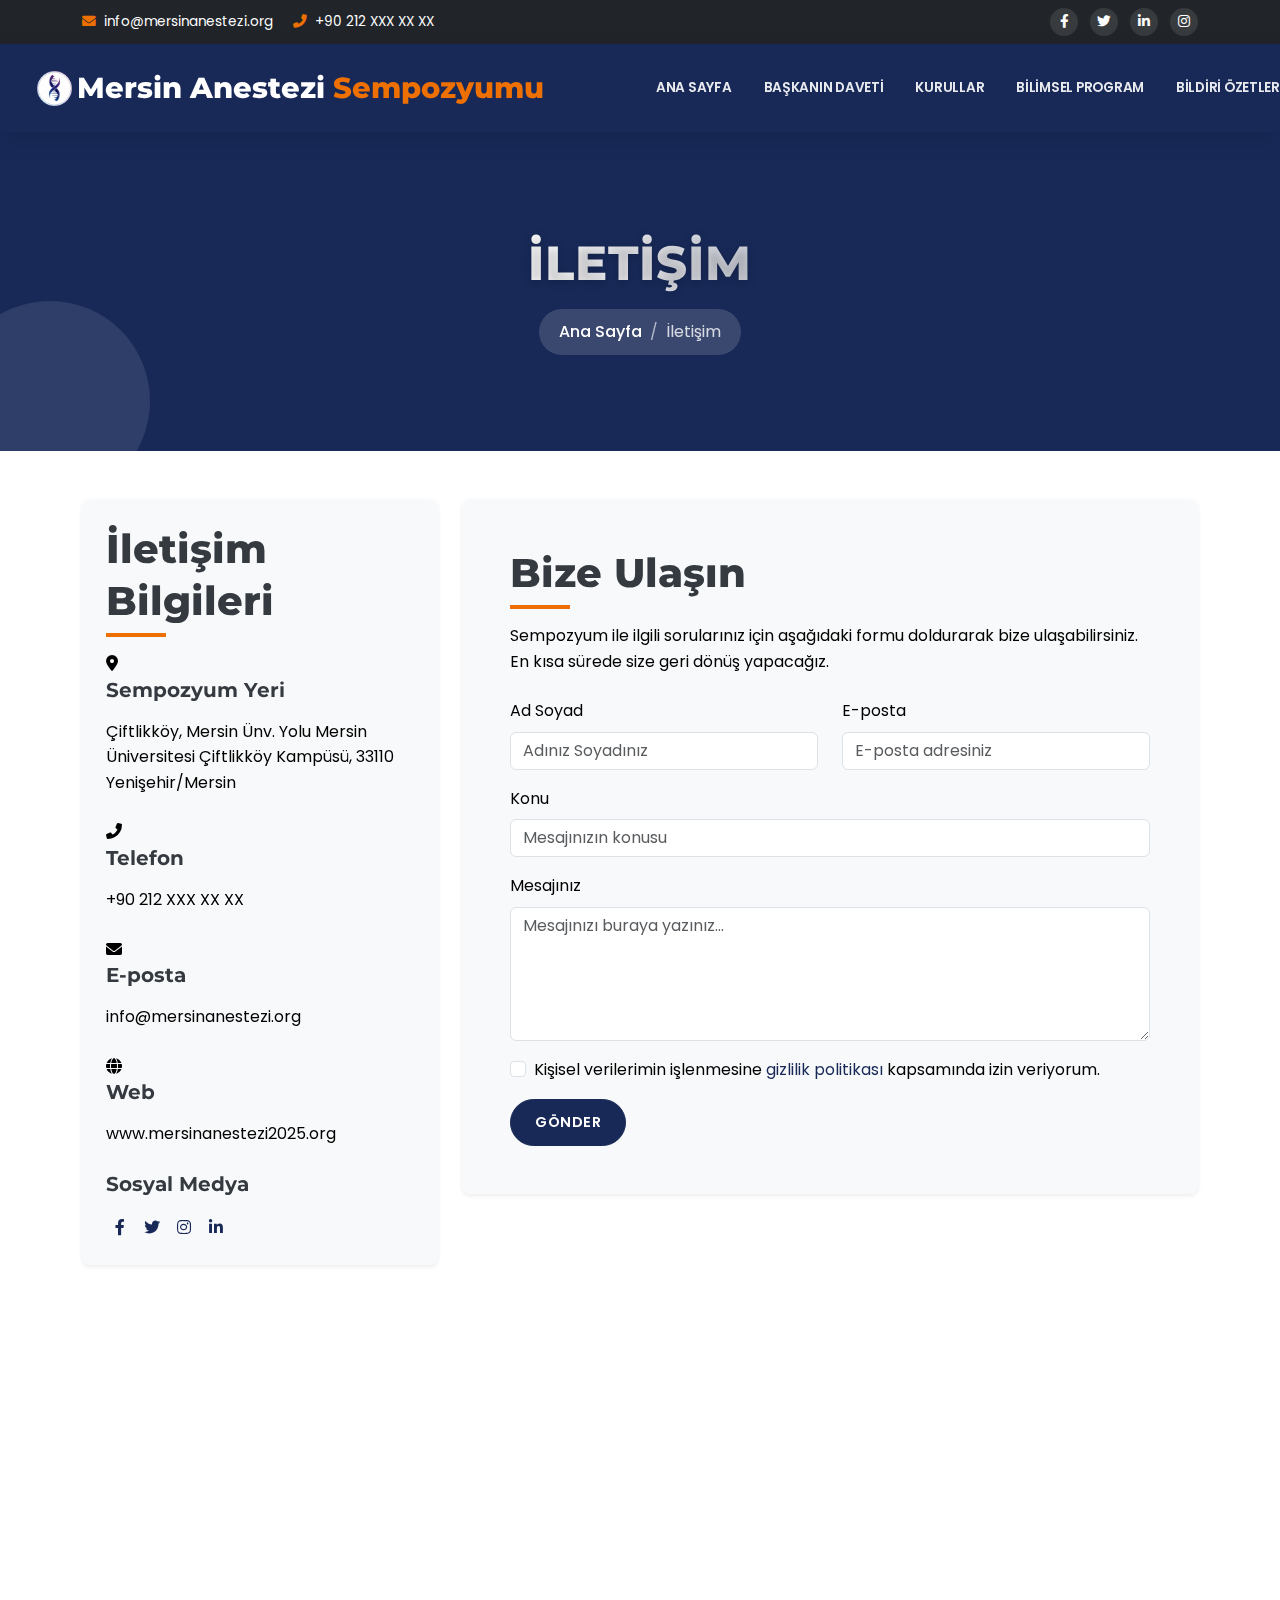
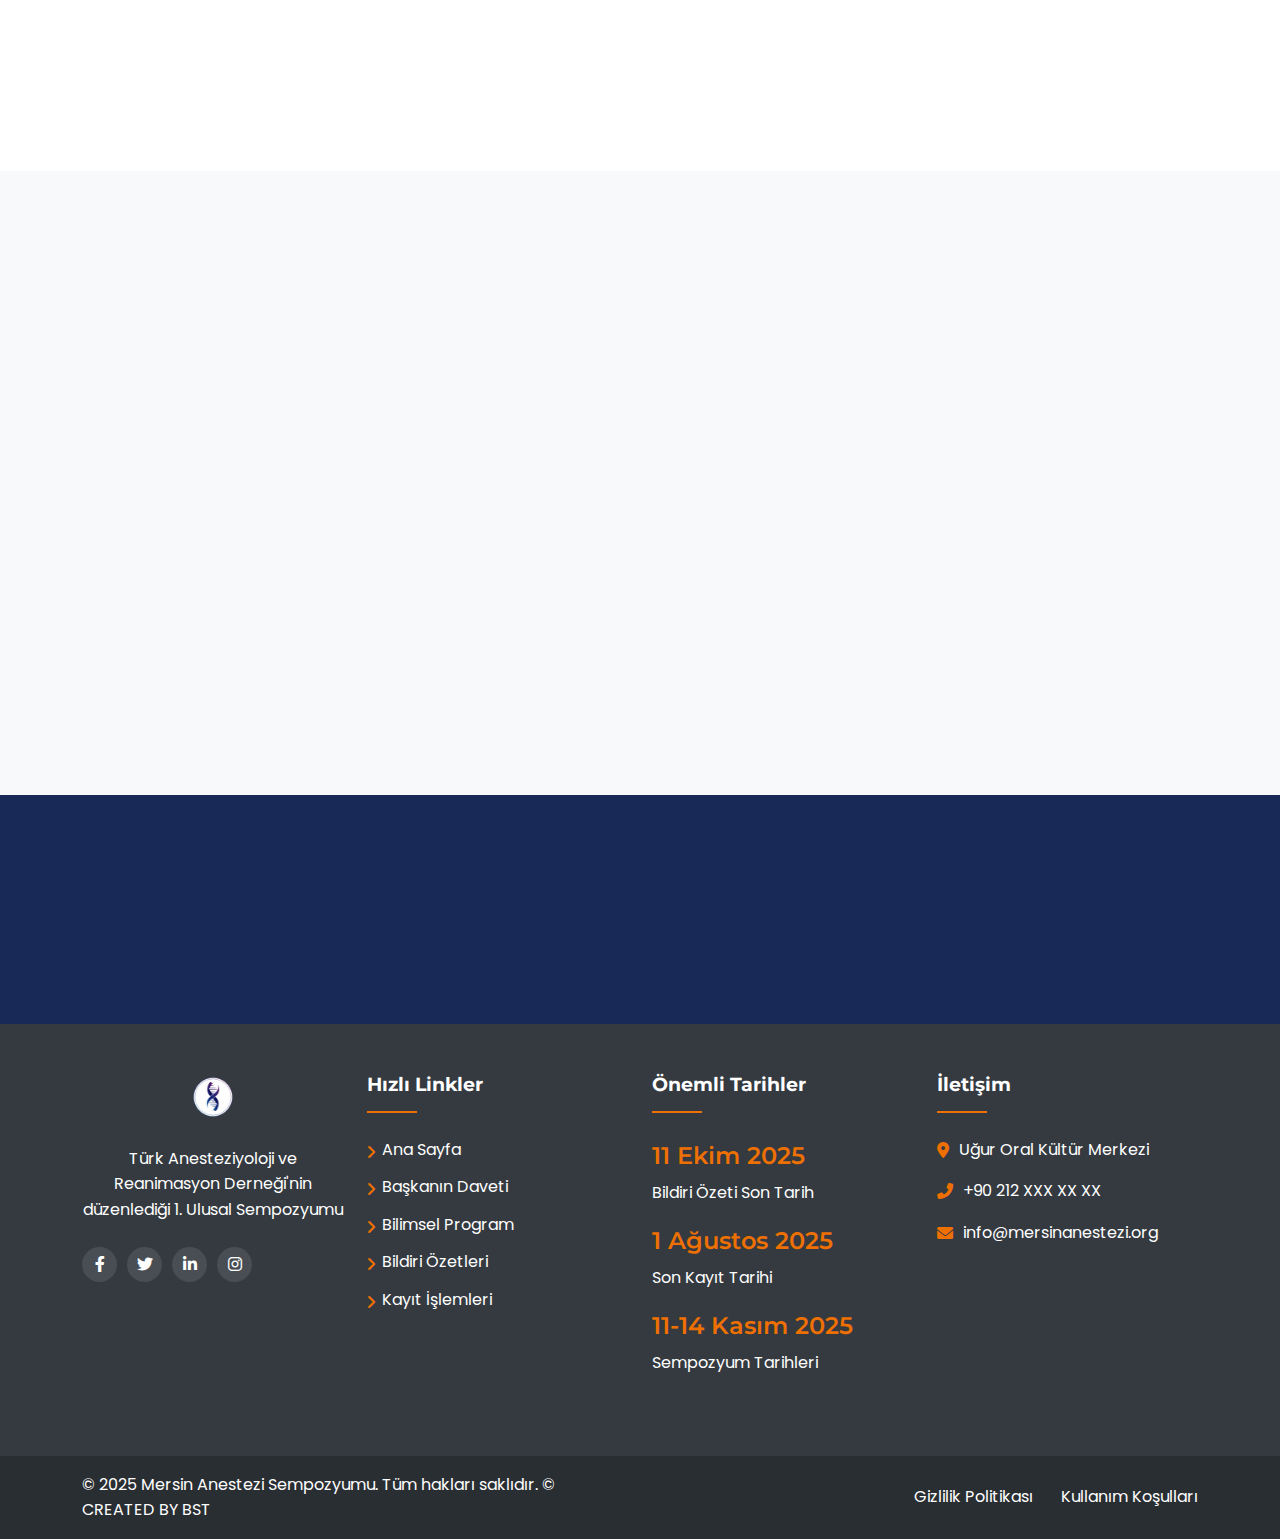
<file: iletisim.html>
<!DOCTYPE html>
<html lang="tr">
<head>
    <meta charset="UTF-8">
    <meta name="viewport" content="width=device-width, initial-scale=1.0">
    <title>İletişim - Mersin Anestezi Sempozyumu</title>
    <meta name="description" content="Mersin Anestezi Semineri - 1. Türk Anesteziyoloji ve Reanimasyon Sempozyumu İletişim Bilgileri">
    
    <!-- Favicon -->
    <link rel="icon" href="images/logo (2).png" type="image/x-icon">
    
    <!-- Google Fonts -->
    <link href="https://fonts.googleapis.com/css2?family=Montserrat:wght@400;500;600;700;800&family=Poppins:wght@300;400;500;600;700&display=swap" rel="stylesheet">
    
    <!-- Font Awesome -->
    <link rel="stylesheet" href="https://cdnjs.cloudflare.com/ajax/libs/font-awesome/6.0.0-beta3/css/all.min.css">
    
    <!-- Bootstrap CSS -->
    <link href="https://cdn.jsdelivr.net/npm/bootstrap@5.3.0/dist/css/bootstrap.min.css" rel="stylesheet">
    
    <!-- Owl Carousel -->
    <link rel="stylesheet" href="https://cdnjs.cloudflare.com/ajax/libs/OwlCarousel2/2.3.4/assets/owl.carousel.min.css">
    <link rel="stylesheet" href="https://cdnjs.cloudflare.com/ajax/libs/OwlCarousel2/2.3.4/assets/owl.theme.default.min.css">
    
    <!-- AOS Animation -->
    <link href="https://unpkg.com/aos@2.3.1/dist/aos.css" rel="stylesheet">
    
    <!-- Custom CSS -->
    <link rel="stylesheet" href="css/style.css">
</head>
<body style="visibility: visible;">
    <!-- Preloader kaldırıldı -->

     <!-- Top Bar -->
     <div class="top-bar bg-dark text-white py-2 d-none d-lg-block">
        <div class="container">
            <div class="row align-items-center">
                <div class="col-md-6">
                    <div class="top-contact">
                        <span class="me-3"><i class="fas fa-envelope me-2"></i>info@mersinanestezi.org</span>
                        <span><i class="fas fa-phone-alt me-2"></i>+90 212 XXX XX XX</span>
                    </div>
                </div>
                <div class="col-md-6 text-end">
                    <div class="social-icons">
                        <a href="#" class="text-white me-2"><i class="fab fa-facebook-f"></i></a>
                        <a href="#" class="text-white me-2"><i class="fab fa-twitter"></i></a>
                        <a href="#" class="text-white me-2"><i class="fab fa-linkedin-in"></i></a>
                        <a href="#" class="text-white"><i class="fab fa-instagram"></i></a>
                    </div>
                </div>
            </div>
        </div>
    </div>

     <!-- Navigation -->
    <nav class="navbar navbar-expand-lg navbar-dark sticky-top">
        <div class="container">
            <a class="navbar-brand" href="index.html">
                <img src="images/logo (2).png" alt="Mersin Anestezi Semineri Logo" class="logo-img">
                <span>Mersin Anestezi <span class="text-accent">Sempozyumu</span>
            </a>
            <button class="navbar-toggler" type="button" data-bs-toggle="collapse" data-bs-target="#navbarNav" aria-controls="navbarNav" aria-expanded="false" aria-label="Toggle navigation">
                <span class="navbar-toggler-icon"></span>
            </button>
            <div class="collapse navbar-collapse" id="navbarNav">
                <ul class="navbar-nav ms-auto">
                    <li class="nav-item">
                        <a class="nav-link" href="index.html">ANA SAYFA</a>
                    </li>
                    <li class="nav-item">
                        <a class="nav-link" href="baskanin-daveti.html">BAŞKANIN DAVETİ</a>
                    </li>
                    <li class="nav-item dropdown">
                        <a class="nav-link dropdown-toggle" href="#" role="button" data-bs-toggle="dropdown">KURULLAR</a>
                        <ul class="dropdown-menu">
                            <li><a class="dropdown-item" href="kurul.html">Düzenleme Kurulu</a></li>
                            <li><a class="dropdown-item" href="bilimsel.html">Bilimsel Kurul</a></li>
                        </ul>
                    </li>
                    <li class="nav-item">
                        <a class="nav-link" href="program.html">BİLİMSEL PROGRAM</a>
                    </li>
                    <li class="nav-item">
                        <a class="nav-link" href="bildiri-ozetleri.html">BİLDİRİ ÖZETLERİ</a>
                    </li>
                    <li class="nav-item">
                        <a class="nav-link" href="kayit.html">KAYIT</a>
                    </li>
                    <li class="nav-item">
                        <a class="nav-link active" href="iletisim.html">İLETİŞİM</a>
                    </li>
                </ul>
            </div>
        </div>
    </nav>

    <!-- Page Header -->
    <section class="page-header bg-primary text-white">
        <div class="container">
            <div class="row">
                <div class="col-12 text-center">
                    <h1 class="page-title" data-aos="fade-up">İLETİŞİM</h1>
                    <nav aria-label="breadcrumb" data-aos="fade-up" data-aos-delay="100">
                        <ol class="breadcrumb justify-content-center">
                            <li class="breadcrumb-item"><a href="index.html" class="text-white">Ana Sayfa</a></li>
                            <li class="breadcrumb-item active" aria-current="page">İletişim</li>
                        </ol>
                    </nav>
                </div>
            </div>
        </div>
    </section>

    <!-- Contact Section -->
    <section class="contact-section py-5">
        <div class="container">
            <div class="row">
                <!-- Contact Info -->
                <div class="col-lg-4 mb-4 mb-lg-0" data-aos="fade-right">
                    <div class="contact-info-wrapper bg-light p-4 rounded-3 shadow-sm h-100">
                        <h3 class="section-title mb-4">İletişim Bilgileri</h3>
                        
                        <div class="contact-info-item mb-4">
                            <div class="icon-box">
                                <i class="fas fa-map-marker-alt"></i>
                            </div>
                            <div class="info-content">
                                <h5>Sempozyum Yeri</h5>
                                <p>Çiftlikköy, Mersin Ünv. Yolu Mersin Üniversitesi Çiftlikköy Kampüsü, 33110 Yenişehir/Mersin</p>
                            </div>
                        </div>
                        
                        <div class="contact-info-item mb-4">
                            <div class="icon-box">
                                <i class="fas fa-phone-alt"></i>
                            </div>
                            <div class="info-content">
                                <h5>Telefon</h5>
                                <p>+90 212 XXX XX XX</p>
                            </div>
                        </div>
                        
                        <div class="contact-info-item mb-4">
                            <div class="icon-box">
                                <i class="fas fa-envelope"></i>
                            </div>
                            <div class="info-content">
                                <h5>E-posta</h5>
                                <p>info@mersinanestezi.org</p>
                            </div>
                        </div>
                        
                        <div class="contact-info-item">
                            <div class="icon-box">
                                <i class="fas fa-globe"></i>
                            </div>
                            <div class="info-content">
                                <h5>Web</h5>
                                <p>www.mersinanestezi2025.org</p>
                            </div>
                        </div>
                        
                        <div class="social-media mt-4">
                            <h5>Sosyal Medya</h5>
                            <div class="social-icons">
                                <a href="#" class="social-icon"><i class="fab fa-facebook-f"></i></a>
                                <a href="#" class="social-icon"><i class="fab fa-twitter"></i></a>
                                <a href="#" class="social-icon"><i class="fab fa-instagram"></i></a>
                                <a href="#" class="social-icon"><i class="fab fa-linkedin-in"></i></a>
                            </div>
                        </div>
                    </div>
                </div>
                
                <!-- Contact Form -->
                <div class="col-lg-8" data-aos="fade-left">
                    <div class="contact-form-wrapper bg-light p-4 p-lg-5 rounded-3 shadow-sm">
                        <h3 class="section-title mb-4">Bize Ulaşın</h3>
                        <p class="mb-4">Sempozyum ile ilgili sorularınız için aşağıdaki formu doldurarak bize ulaşabilirsiniz. En kısa sürede size geri dönüş yapacağız.</p>
                        
                        <form id="contactForm" class="contact-form">
                            <div class="row">
                                <div class="col-md-6 mb-3">
                                    <label for="name" class="form-label">Ad Soyad</label>
                                    <input type="text" class="form-control" id="name" placeholder="Adınız Soyadınız" required>
                                </div>
                                <div class="col-md-6 mb-3">
                                    <label for="email" class="form-label">E-posta</label>
                                    <input type="email" class="form-control" id="email" placeholder="E-posta adresiniz" required>
                                </div>
                            </div>
                            
                            <div class="mb-3">
                                <label for="subject" class="form-label">Konu</label>
                                <input type="text" class="form-control" id="subject" placeholder="Mesajınızın konusu" required>
                            </div>
                            
                            <div class="mb-3">
                                <label for="message" class="form-label">Mesajınız</label>
                                <textarea class="form-control" id="message" rows="5" placeholder="Mesajınızı buraya yazınız..." required></textarea>
                            </div>
                            
                            <div class="mb-3 form-check">
                                <input type="checkbox" class="form-check-input" id="privacyCheck" required>
                                <label class="form-check-label" for="privacyCheck">Kişisel verilerimin işlenmesine <a href="#">gizlilik politikası</a> kapsamında izin veriyorum.</label>
                            </div>
                            
                            <button type="submit" class="btn btn-primary">GÖNDER</button>
                        </form>
                    </div>
                </div>
            </div>
        </div>
    </section>

    <!-- Map Section -->
    <section class="map-section">
        <div class="container-fluid p-0">
            <div class="row g-0">
                <div class="col-12">
                    <div class="map-container" data-aos="fade-up">
                        <iframe src="https://www.google.com/maps/embed?pb=!1m18!1m12!1m3!1d3197.3383286474144!2d34.5997537!3d36.7574942!2m3!1f0!2f0!3f0!3m2!1i1024!2i768!4f13.1!3m3!1m2!1s0x15278ab7343e8f1f%3A0x94b9635db16725e8!2zVcSfdXIgT3JhbCBLw7xsdMO8ciBNZXJrZXppLCDDh2lmdGxpa2vDtnksIE1lcnNpbiDDnG52LiBZb2x1IE1lcnNpbiDDnG5pdmVyc2l0ZXNpIMOHaWZ0bGlra8O2eSBLYW1ww7xzw7wsIDMzMTEwIFllbmnFn2VoaXIvTWVyc2lu!5e0!3m2!1str!2str!4v1690454347000!5m2!1str!2str" width="100%" height="450" style="border:0;" allowfullscreen="" loading="lazy"></iframe>
                    </div>
                </div>
            </div>
        </div>
    </section>

    <!-- FAQ Section -->
    <section class="faq-section py-5 bg-light">
        <div class="container">
            <div class="row">
                <div class="col-12 text-center mb-5">
                    <h2 class="section-title" data-aos="fade-up">Sıkça Sorulan Sorular</h2>
                    <p class="section-subtitle" data-aos="fade-up" data-aos-delay="100">Sempozyum ile ilgili en çok sorulan sorular ve yanıtları</p>
                </div>
            </div>
            
            <div class="row justify-content-center">
                <div class="col-lg-10">
                    <div class="accordion" id="faqAccordion" data-aos="fade-up">
                        <div class="accordion-item">
                            <h2 class="accordion-header" id="headingOne">
                                <button class="accordion-button" type="button" data-bs-toggle="collapse" data-bs-target="#collapseOne" aria-expanded="true" aria-controls="collapseOne">
                                    Sempozyuma nasıl kayıt olabilirim?
                                </button>
                            </h2>
                            <div id="collapseOne" class="accordion-collapse collapse show" aria-labelledby="headingOne" data-bs-parent="#faqAccordion">
                                <div class="accordion-body">
                                    Sempozyuma kayıt olmak için web sitemizin "Kayıt" bölümünden online kayıt formunu doldurabilir veya sempozyum sekretaryasını arayarak kayıt işlemlerinizi gerçekleştirebilirsiniz. Kayıt detayları için lütfen kayıt sayfasını ziyaret ediniz.
                                </div>
                            </div>
                        </div>
                        
                        <div class="accordion-item">
                            <h2 class="accordion-header" id="headingTwo">
                                <button class="accordion-button collapsed" type="button" data-bs-toggle="collapse" data-bs-target="#collapseTwo" aria-expanded="false" aria-controls="collapseTwo">
                                    Bildiri gönderimi için son tarih nedir?
                                </button>
                            </h2>
                            <div id="collapseTwo" class="accordion-collapse collapse" aria-labelledby="headingTwo" data-bs-parent="#faqAccordion">
                                <div class="accordion-body">
                                    Bildiri gönderimi için son tarih 15 Ağustos 2025'tir. Bu tarihten sonra gönderilen bildiriler değerlendirmeye alınmayacaktır. Bildiri gönderimi ile ilgili detaylı bilgi için "Bildiriler" sayfasını ziyaret edebilirsiniz.
                                </div>
                            </div>
                        </div>
                        
                        <div class="accordion-item">
                            <h2 class="accordion-header" id="headingThree">
                                <button class="accordion-button collapsed" type="button" data-bs-toggle="collapse" data-bs-target="#collapseThree" aria-expanded="false" aria-controls="collapseThree">
                                    Sempozyuma katılım ücretli mi?
                                </button>
                            </h2>
                            <div id="collapseThree" class="accordion-collapse collapse" aria-labelledby="headingThree" data-bs-parent="#faqAccordion">
                                <div class="accordion-body">
                                    Sempozyuma katılım tamamen ücretsiz olup bilimsel oturumlara katılım, açılış töreni, kahve molaları ve öğle yemekleri kuruluşa aittir.
                                </div>
                            </div>
                        </div>
                        
                        <div class="accordion-item">
                            <h2 class="accordion-header" id="headingFour">
                                <button class="accordion-button collapsed" type="button" data-bs-toggle="collapse" data-bs-target="#collapseFour" aria-expanded="false" aria-controls="collapseFour">
                                    Sempozyum yerinde internet erişimi var mı?
                                </button>
                            </h2>
                            <div id="collapseFour" class="accordion-collapse collapse" aria-labelledby="headingFour" data-bs-parent="#faqAccordion">
                                <div class="accordion-body">
                                    Evet, Sempozyum merkezi genelinde ücretsiz Wi-Fi erişimi sağlanacaktır. Katılımcılar kayıt sırasında Wi-Fi şifresi alabileceklerdir.
                                </div>
                            </div>
                        </div>
                        
                        <div class="accordion-item">
                            <h2 class="accordion-header" id="headingFive">
                                <button class="accordion-button collapsed" type="button" data-bs-toggle="collapse" data-bs-target="#collapseFive" aria-expanded="false" aria-controls="collapseFive">
                                    Sempozyum katılım sertifikası alabilecek miyim?
                                </button>
                            </h2>
                            <div id="collapseFive" class="accordion-collapse collapse" aria-labelledby="headingFive" data-bs-parent="#faqAccordion">
                                <div class="accordion-body">
                                    Evet, tüm kayıtlı katılımcılara Sempozyum sonunda katılım sertifikası verilecektir. Sertifikalar Sempozyum son günü kayıt masasından temin edilebilir veya Sempozyum sonrasında e-posta ile gönderilecektir.
                                </div>
                            </div>
                        </div>
                    </div>
                </div>
            </div>
        </div>
    </section>

    <!-- Call to Action -->
    <section class="cta-section bg-primary text-white py-5">
        <div class="container">
            <div class="row align-items-center">
                <div class="col-lg-8 mb-4 mb-lg-0">
                    <h2 data-aos="fade-right">Mersin Anestezi Sempozyumu'na Katılın</h2>
                    <p class="text-white" data-aos="fade-right" data-aos-delay="100">Anesteziyoloji ve reanimasyon alanındaki en son gelişmeleri keşfedin, alanında uzman konuşmacıları dinleyin ve meslektaşlarınızla değerli bağlantılar kurun.</p>
                </div>
                <div class="col-lg-4 text-lg-end" data-aos="fade-left">
                    <a href="kayit.html" class="btn btn-light btn-lg">HEMEN KAYIT OLUN</a>
                </div>
            </div>
        </div>
    </section>

    <!-- Footer -->
    <footer class="footer">
        <div class="footer-top py-5">
            <div class="container">
                <div class="row">
                    <div class="col-lg-3 col-md-6 mb-4 mb-lg-0">
                        <div class="footer-widget">
                            <div class="footer-logo mb-4 text-center">
                                <img src="images/logo (2).png" alt="Mersin Anestezi Sempozyumu Logo" class="img-fluiD" style="float:center;max-width: 90%;">
                            </div>
                            <p class="text-center">Türk Anesteziyoloji ve Reanimasyon Derneği'nin düzenlediği 1. Ulusal Sempozyumu</p>
                            <div class="footer-social mt-4 text-center">
                                <a href="#"><i class="fab fa-facebook-f"></i></a>
                                <a href="#"><i class="fab fa-twitter"></i></a>
                                <a href="#"><i class="fab fa-linkedin-in"></i></a>
                                <a href="#"><i class="fab fa-instagram"></i></a>
                            </div>
                        </div>
                    </div>
                    <div class="col-lg-3 col-md-6 mb-4 mb-lg-0">
                        <div class="footer-widget">
                            <h4 class="footer-widget-title">Hızlı Linkler</h4>
                            <ul class="footer-links">
                                <li><a href="index.html">Ana Sayfa</a></li>
                                <li><a href="davet.html">Başkanın Daveti</a></li>
                                <li><a href="program.html">Bilimsel Program</a></li>
                                <li><a href="bildiriler.html">Bildiri Özetleri</a></li>
                                <li><a href="kayit.html">Kayıt İşlemleri</a></li>

                            </ul>
                        </div>
                    </div>
                    <div class="col-lg-3 col-md-6 mb-4 mb-lg-0">
                        <div class="footer-widget">
                            <h4 class="footer-widget-title">Önemli Tarihler</h4>
                            <ul class="footer-dates">
                                <li>
                                    <span class="date">11 Ekim 2025</span>
                                    <span class="event">Bildiri Özeti Son Tarih</span>
                                </li>
                                <li>
                                    <span class="date">1 Ağustos 2025</span>
                                    <span class="event">Son Kayıt Tarihi</span>
                                </li>
                                <li>
                                    <span class="date">11-14 Kasım 2025</span>
                                    <span class="event">Sempozyum Tarihleri</span>
                                </li>
                            </ul>
                        </div>
                    </div>
                    <div class="col-lg-3 col-md-6">
                        <div class="footer-widget">
                            <h4 class="footer-widget-title">İletişim</h4>
                            <div class="footer-contact">
                                <div class="contact-item">
                                    <i class="fas fa-map-marker-alt"></i>
                                    <span>Uğur Oral Kültür Merkezi</span>
                                </div>
                                <div class="contact-item">
                                    <i class="fas fa-phone-alt"></i>
                                    <span>+90 212 XXX XX XX</span>
                                </div>
                                <div class="contact-item">
                                    <i class="fas fa-envelope"></i>
                                    <span>info@mersinanestezi.org</span>
                                </div>
                            </div>
                        </div>
                    </div>
                </div>
            </div>
        </div>
        <div class="footer-bottom py-3">
            <div class="container">
                <div class="row align-items-center">
                    <div class="col-md-6">
                        <p class="mb-0">&copy; 2025 Mersin Anestezi Sempozyumu. Tüm hakları saklıdır. © CREATED BY BST</p>
                    </div>
                    <div class="col-md-6 text-md-end">
                        <div class="footer-bottom-links">
                            <a href="#">Gizlilik Politikası</a>
                            <a href="#">Kullanım Koşulları</a>
                        </div>
                    </div>
                </div>
            </div>
        </div>
    </footer>

    <!-- Back to Top -->
    <a href="#" class="back-to-top" id="backToTop">
        <i class="fas fa-chevron-up"></i>
    </a>

    <!-- jQuery -->
    <script src="https://code.jquery.com/jquery-3.6.0.min.js"></script>
    <!-- Bootstrap JS Bundle with Popper -->
    <script src="https://cdn.jsdelivr.net/npm/bootstrap@5.3.0/dist/js/bootstrap.bundle.min.js"></script>
    <!-- Owl Carousel JS -->
    <script src="https://cdnjs.cloudflare.com/ajax/libs/OwlCarousel2/2.3.4/owl.carousel.min.js"></script>
    <!-- AOS Animation JS -->
    <script src="https://unpkg.com/aos@2.3.1/dist/aos.js"></script>
    <!-- Custom JS -->
    <script src="js/script.js"></script>
</body>
</html>
</file>
<file: css/style.css>
/* Main Styles for Mersin Anestezi Semineri Website */

/* Navbar Styles - No Wrapping */
.navbar-nav {
    flex-direction: row;
    flex-wrap: nowrap;
    white-space: nowrap;
    justify-content: space-between;
    width: 100%;
}

.navbar-nav .nav-item {
    display: inline-block;
}

.navbar-nav .nav-link {
    padding: 0.5rem 0.6rem;
    font-size: 0.85rem;
    letter-spacing: -0.02em;
}

/* Ensure dropdown menus work properly with horizontal navbar */
.navbar-nav .dropdown-menu {
    position: absolute;
}

/* General Styles */
:root {
    --primary-color: #182958;
    --secondary-color: #182958;
    --accent-color: #ee7003;
    --light-color: #f8f9fa;
    --dark-color: #343a40;
    --text-color: #000;
    --text-light: #000;
    --border-color: #e9ecef;
    --box-shadow: 0 0.5rem 1.5rem rgba(0, 0, 0, 0.1);
    --transition: all 0.3s ease;
    --bs-primary: #182958;
    --bs-primary-rgb: 24, 41, 88;
    --bs-link-color: #182958;
    --bs-link-hover-color: #182958;
}

* {
    margin: 0;
    padding: 0;
    box-sizing: border-box;
}

html {
    scroll-behavior: smooth;
}

body {
    font-family: 'Poppins', sans-serif;
    line-height: 1.6;
    color: var(--text-color);
    overflow-x: hidden;
    background-color: #fff;
    position: relative;
    visibility: visible !important;
}

h1, h2, h3, h4, h5, h6 {
    font-family: 'Montserrat', sans-serif;
    font-weight: 700;
    line-height: 1.3;
    margin-bottom: 1rem;
    color: var(--dark-color);
}

p {
    margin-bottom: 1.5rem;
    font-size: 1rem;
    color: var(--text-light);
}

a {
    color: var(--primary-color);
    text-decoration: none;
    transition: var(--transition);
}

a:hover {
    color: var(--secondary-color);
    text-decoration: none;
}

.btn {
    padding: 0.75rem 1.5rem;
    border-radius: 50px;
    font-weight: 600;
    transition: var(--transition);
    text-transform: uppercase;
    font-size: 0.9rem;
    letter-spacing: 0.5px;
}

.btn-primary {
    background-color: var(--primary-color);
    border-color: var(--primary-color);
}

.btn-primary:hover {
    background-color: var(--secondary-color);
    border-color: var(--secondary-color);
    transform: translateY(-3px);
    box-shadow: 0 10px 20px rgba(0, 86, 179, 0.15);
}

.btn-accent {
    background-color: var(--accent-color);
    border-color: var(--accent-color);
    color: #fff;
}

.btn-accent:hover {
    background-color: #e08800;
    border-color: #e08800;
    color: #fff;
    transform: translateY(-3px);
    box-shadow: 0 10px 20px rgba(255, 152, 0, 0.15);
}

.btn-outline-light {
    border: 2px solid #fff;
    color: #fff;
}

.btn-outline-light:hover {
    background-color: #fff;
    color: var(--primary-color);
    transform: translateY(-3px);
}

.section-heading {
    margin-bottom: 3rem;
    position: relative;
}

.section-subtitle {
    display: block;
    color: var(--accent-color);
    font-weight: 600;
    text-transform: uppercase;
    letter-spacing: 2px;
    margin-bottom: 0.5rem;
    font-size: 0.9rem;
}

.section-title {
    font-size: 2.5rem;
    font-weight: 800;
    position: relative;
    display: inline-block;
    margin-bottom: 1.5rem;
}

.section-title::after {
    content: '';
    position: absolute;
    left: 0;
    bottom: -10px;
    width: 60px;
    height: 4px;
    background-color: var(--accent-color);
}

.text-center .section-title::after {
    left: 50%;
    transform: translateX(-50%);
}

/* Committee Styles */
.committee-card {
    background-color: #fff;
    border-radius: 10px;
    overflow: hidden;
    box-shadow: 0 5px 15px rgba(0,0,0,0.1);
    margin-bottom: 30px;
    transition: all 0.3s ease;
    position: relative;
    z-index: 1;
}

.committee-card:hover {
    transform: translateY(-5px);
    box-shadow: 0 15px 30px rgba(0,0,0,0.18);
}

.committee-card-img {
    position: relative;
    overflow: hidden;
}

.committee-card-img::before {
    content: '';
    position: absolute;
    top: 0;
    left: 0;
    width: 100%;
    height: 100%;
    background: linear-gradient(to bottom, rgba(0,0,0,0) 0%, rgba(0,0,0,0.4) 100%);
    opacity: 0;
    transition: opacity 0.4s ease;
    z-index: 1;
}

.committee-card:hover .committee-card-img::before {
    opacity: 1;
}

.committee-card-img img {
    width: 100%;
    height: auto;
    transition: transform 0.5s ease;
    object-fit: cover;
    aspect-ratio: 1/1;
}

.committee-card:hover .committee-card-img img {
    transform: scale(1.08);
}

.committee-card-body {
    padding: 25px 20px;
    text-align: center;
    position: relative;
    background: #fff;
    transition: all 0.3s ease;
}

.committee-card:hover .committee-card-body {
    background: linear-gradient(to bottom, #fff, #f8f9fa);
}

.committee-name {
    font-size: 18px;
    font-weight: 600;
    margin-bottom: 5px;
    color: #333;
    position: relative;
    display: inline-block;
}

.committee-name::after {
    content: '';
    position: absolute;
    bottom: -5px;
    left: 0;
    width: 0;
    height: 2px;
    background-color: var(--accent);
    transition: width 0.3s ease;
}

.committee-card:hover .committee-name::after {
    width: 100%;
}

.committee-title {
    font-size: 14px;
    color: var(--primary);
    margin-bottom: 8px;
    font-weight: 500;
    letter-spacing: 0.5px;
}

.committee-institution {
    font-size: 13px;
    color: #777;
    margin-bottom: 15px;
    font-style: italic;
}

.committee-social {
    display: flex;
    justify-content: center;
    gap: 12px;
    margin-top: 15px;
}

.committee-social .social-icon {
    width: 36px;
    height: 36px;
    display: flex;
    align-items: center;
    justify-content: center;
    background-color: #f5f5f5;
    color: #555;
    border-radius: 50%;
    transition: all 0.3s ease;
    box-shadow: 0 3px 6px rgba(0,0,0,0.08);
}

.committee-social .social-icon:hover {
    background-color: var(--primary);
    color: #fff;
    transform: translateY(-3px);
    box-shadow: 0 5px 12px rgba(var(--primary-rgb), 0.3);
}

.committee-card.small {
    border-radius: 12px;
    overflow: hidden;
    transition: all 0.4s cubic-bezier(0.175, 0.885, 0.32, 1.275);
}

.committee-card.small .committee-name {
    font-size: 16px;
    transition: color 0.3s ease;
}

.committee-card.small:hover .committee-name {
    color: var(--primary);
}

.committee-card.small .committee-card-body {
    padding: 18px 15px;
}

.committee-group {
    padding: 20px 0;
    position: relative;
}

.committee-group-title {
    position: relative;
    padding-bottom: 15px;
    margin-bottom: 40px;
    color: var(--primary);
    font-weight: 700;
    letter-spacing: 0.5px;
}

.committee-group-title:after {
    content: '';
    position: absolute;
    bottom: 0;
    left: 50%;
    transform: translateX(-50%);
    width: 80px;
    height: 3px;
    background: linear-gradient(to right, var(--primary), var(--accent));
    border-radius: 3px;
}

.committee-section {
    position: relative;
    overflow: hidden;
}

.committee-section::before {
    content: '';
    position: absolute;
    top: 0;
    left: 0;
    width: 100%;
    height: 100%;
    background-image: url('../images/pattern-bg.png');
    background-repeat: repeat;
    opacity: 0.03;
    z-index: 0;
}

/* Add decorative elements */
.committee-group::before {
    content: '';
    position: absolute;
    top: 50px;
    right: -50px;
    width: 150px;
    height: 150px;
    border-radius: 50%;
    background: radial-gradient(circle, rgba(var(--primary-rgb), 0.05) 0%, rgba(var(--primary-rgb), 0) 70%);
    z-index: -1;
}

.committee-group::after {
    content: '';
    position: absolute;
    bottom: 70px;
    left: -70px;
    width: 200px;
    height: 200px;
    border-radius: 50%;
    background: radial-gradient(circle, rgba(var(--accent-rgb), 0.05) 0%, rgba(var(--accent-rgb), 0) 70%);
    z-index: -1;
}

/* About Section */
.about-section {
    padding: 5rem 0;
    position: relative;
    overflow: hidden;
}

.section-heading {
    position: relative;
    margin-bottom: 3rem;
}

.section-subtitle {
    display: block;
    color: var(--primary-color);
    font-size: 1rem;
    font-weight: 600;
    text-transform: uppercase;
    letter-spacing: 2px;
    margin-bottom: 0.5rem;
}

.section-title {
    font-size: 2.5rem;
    margin-bottom: 1rem;
    position: relative;
    color: var(--dark-color);
}

.section-divider {
    width: 80px;
    height: 3px;
    background-color: var(--accent-color);
    margin: 0 auto;
    position: relative;
}

.section-divider span {
    position: absolute;
    top: 50%;
    left: 50%;
    transform: translate(-50%, -50%);
    background-color: #fff;
    width: 30px;
    height: 30px;
    border-radius: 50%;
    display: flex;
    align-items: center;
    justify-content: center;
    box-shadow: 0 0 10px rgba(0, 0, 0, 0.1);
}

.section-divider span i {
    color: var(--accent-color);
    font-size: 1rem;
}

.section-text {
    margin-bottom: 1.5rem;
    font-size: 1rem;
    color: var(--text-light);
    line-height: 1.8;
}

.about-badge {
    display: inline-block;
    background-color: var(--primary-color);
    color: #fff;
    font-size: 0.85rem;
    font-weight: 600;
    padding: 0.5rem 1.5rem;
    border-radius: 50px;
    margin-bottom: 1rem;
    letter-spacing: 1px;
}

.about-heading {
    font-size: 1.8rem;
    margin-bottom: 1.5rem;
    color: var(--dark-color);
    line-height: 1.4;
}

.highlight-text {
    background-color: rgba(255, 152, 0, 0.1);
    border-left: 4px solid var(--accent-color);
    padding: 1.5rem;
    border-radius: 0 10px 10px 0;
    font-style: italic;
    color: var(--text-color);
    margin: 2rem 0;
}

.highlight-text i {
    color: var(--accent-color);
    margin-right: 0.5rem;
}

.highlight-text i.fa-quote-right {
    margin-right: 0;
    margin-left: 0.5rem;
}

.about-stats {
    margin: 2rem 0;
}

.about-stat-item {
    text-align: center;
    padding: 1.5rem 1rem;
    border-radius: 10px;
    transition: var(--transition);
    height: 100%;
}

.about-stat-item:hover {
    background-color: #fff;
    box-shadow: var(--box-shadow);
    transform: translateY(-5px);
}

.about-stat-icon {
    font-size: 2rem;
    color: var(--primary-color);
    margin-bottom: 1rem;
}

.about-stat-number {
    font-size: 2.5rem;
    font-weight: 700;
    color: var(--dark-color);
    line-height: 1;
    margin-bottom: 0.5rem;
}

.about-stat-text {
    font-size: 0.9rem;
    color: var(--text-light);
    text-transform: uppercase;
    letter-spacing: 1px;
}

.about-image-wrapper {
    position: relative;
    padding: 1rem;
}

.about-main-image {
    border-radius: 15px;
    box-shadow: 0 15px 30px rgba(0, 0, 0, 0.1);
    transition: var(--transition);
}

.about-main-image:hover {
    transform: scale(1.02);
}

.about-image-overlay {
    position: absolute;
    top: 0;
    left: 0;
    width: 100%;
    height: 100%;
    display: flex;
    flex-direction: column;
    align-items: center;
    justify-content: center;
    background-color: rgba(0, 0, 0, 0.3);
    border-radius: 15px;
    opacity: 0;
    transition: var(--transition);
}

.about-image-wrapper:hover .about-image-overlay {
    opacity: 1;
}

.video-play-button {
    width: 80px;
    height: 80px;
    background-color: var(--accent-color);
    border-radius: 50%;
    display: flex;
    align-items: center;
    justify-content: center;
    color: #fff;
    font-size: 1.5rem;
    box-shadow: 0 10px 20px rgba(255, 152, 0, 0.3);
    transition: var(--transition);
    margin-bottom: 1rem;
}

.video-play-button:hover {
    transform: scale(1.1);
    background-color: var(--primary-color);
    color: #fff;
}

.video-text {
    color: #fff;
    font-size: 1.1rem;
    font-weight: 600;
}

.about-image-small {
    position: absolute;
    bottom: -30px;
    right: -30px;
    width: 200px;
    z-index: -1;
}

.about-experience {
    position: absolute;
    bottom: 30px;
    left: 30px;
    background-color: var(--accent-color);
    color: #fff;
    border-radius: 50%;
    width: 120px;
    height: 120px;
    display: flex;
    flex-direction: column;
    align-items: center;
    justify-content: center;
    box-shadow: 0 10px 20px rgba(255, 152, 0, 0.3);
}

.about-experience-number {
    font-size: 2.5rem;
    font-weight: 700;
    line-height: 1;
}

.about-experience-text {
    font-size: 0.9rem;
    text-transform: uppercase;
    letter-spacing: 1px;
    text-align: center;
}

.about-feature-card {
    background-color: #fff;
    border-radius: 15px;
    padding: 2rem;
    height: 100%;
    transition: var(--transition);
    box-shadow: 0 5px 15px rgba(0, 0, 0, 0.05);
    position: relative;
    z-index: 1;
    overflow: hidden;
}

.about-feature-card::before {
    content: '';
    position: absolute;
    top: 0;
    left: 0;
    width: 100%;
    height: 0;
    background-color: var(--primary-color);
    transition: var(--transition);
    z-index: -1;
    opacity: 0.05;
}

.about-feature-card:hover {
    transform: translateY(-10px);
    box-shadow: 0 15px 30px rgba(0, 0, 0, 0.1);
}

.about-feature-card:hover::before {
    height: 100%;
}

.about-feature-icon {
    width: 70px;
    height: 70px;
    background-color: rgba(0, 86, 179, 0.1);
    border-radius: 50%;
    display: flex;
    align-items: center;
    justify-content: center;
    margin-bottom: 1.5rem;
    transition: var(--transition);
}

.about-feature-card:hover .about-feature-icon {
    background-color: var(--primary-color);
}

.about-feature-icon i {
    font-size: 1.8rem;
    color: var(--primary-color);
    transition: var(--transition);
}

.about-feature-card:hover .about-feature-icon i {
    color: #fff;
}

.about-feature-card h4 {
    font-size: 1.3rem;
    margin-bottom: 1rem;
    transition: var(--transition);
}

.about-feature-card p {
    color: var(--text-light);
    margin-bottom: 1.5rem;
}

.feature-link {
    color: var(--primary-color);
    font-weight: 600;
    display: inline-flex;
    align-items: center;
    transition: var(--transition);
}

.feature-link i {
    margin-left: 0.5rem;
    transition: var(--transition);
}

.feature-link:hover {
    color: var(--accent-color);
}

.feature-link:hover i {
    transform: translateX(5px);
}

/* Page Header */
.page-header {
    padding: 100px 0 80px;
    position: relative;
    background-size: cover;
    background-position: center;
    overflow: hidden;
}

.page-header::before {
    content: '';
    position: absolute;
    top: 0;
    left: 0;
    width: 100%;
    height: 100%;
    background: linear-gradient(135deg, rgba(var(--primary-rgb), 0.9) 0%, rgba(var(--primary-rgb), 0.7) 100%);
}

.page-header::after {
    content: '';
    position: absolute;
    bottom: -50px;
    left: -50px;
    width: 200px;
    height: 200px;
    border-radius: 50%;
    background-color: rgba(255, 255, 255, 0.1);
    z-index: 1;
}

.page-header .container {
    position: relative;
    z-index: 2;
}

.page-title {
    font-size: 48px;
    font-weight: 800;
    margin-bottom: 15px;
    position: relative;
    text-shadow: 0 2px 10px rgba(0, 0, 0, 0.2);
    letter-spacing: 1px;
    background: linear-gradient(to right, #fff, rgba(255, 255, 255, 0.8));
    -webkit-background-clip: text;
    background-clip: text;
    -webkit-text-fill-color: transparent;
    display: inline-block;
}

.page-title::after {
    content: '';
    position: absolute;
    bottom: -10px;
    left: 50%;
    transform: translateX(-50%);
    width: 80px;
    height: 4px;
    background: var(--accent);
    border-radius: 2px;
}

.breadcrumb {
    background: transparent;
    position: relative;
    display: inline-flex;
    padding: 10px 20px;
    border-radius: 30px;
    background-color: rgba(255, 255, 255, 0.15);
    backdrop-filter: blur(5px);
    -webkit-backdrop-filter: blur(5px);
}

.breadcrumb-item a {
    color: #fff;
    text-decoration: none;
    transition: all 0.3s ease;
    font-weight: 500;
}

.breadcrumb-item a:hover {
    color: var(--accent);
}

.breadcrumb-item.active {
    color: rgba(255, 255, 255, 0.8);
    font-weight: 400;
}

.breadcrumb-item+.breadcrumb-item::before {
    color: rgba(255, 255, 255, 0.6);
}

/* President's Invitation Page */
.president-invitation {
    padding: 80px 0;
    background-color: #f8f9fa;
}

.president-image-wrapper {
    position: relative;
    margin-bottom: 30px;
}

.president-image-wrapper img {
    transition: transform 0.3s ease;
    box-shadow: 0 10px 30px rgba(0, 0, 0, 0.1);
}

.president-image-wrapper:hover img {
    transform: translateY(-5px);
}

.president-info {
    background-color: #fff;
    padding: 20px;
    border-radius: 10px;
    box-shadow: 0 5px 15px rgba(0, 0, 0, 0.05);
    margin-top: -30px;
    position: relative;
    z-index: 2;
}

.president-name {
    font-size: 1.5rem;
    font-weight: 700;
    margin-bottom: 5px;
    color: var(--dark-color);
}

.president-title {
    font-size: 1rem;
    color: var(--primary-color);
    font-weight: 600;
    margin-bottom: 10px;
}

.president-social .social-icon {
    display: inline-flex;
    align-items: center;
    justify-content: center;
    width: 36px;
    height: 36px;
    background-color: #f0f0f0;
    color: var(--primary-color);
    border-radius: 50%;
    margin: 0 5px;
    transition: all 0.3s ease;
}

.president-social .social-icon:hover {
    background-color: var(--primary-color);
    color: #fff;
    transform: translateY(-3px);
}

.president-message {
    position: relative;
    border-left: 5px solid var(--accent-color);
}

.quote-icon {
    position: absolute;
    top: 20px;
    left: 20px;
    opacity: 0.1;
}

.message-content {
    position: relative;
    z-index: 1;
}

.message-content p {
    margin-bottom: 1.5rem;
    line-height: 1.8;
    color: #555;
}

/* Speakers Section */
.speakers-section {
    padding: 5rem 0;
    background-color: #f8f9fa;
    position: relative;
    overflow: hidden;
}

.speakers-section::before {
    content: '';
    position: absolute;
    top: 0;
    left: 0;
    width: 100%;
    height: 100%;
    background-image: url('../images/pattern-bg.png');
    opacity: 0.05;
    z-index: 0;
}

.speakers-carousel {
    position: relative;
    z-index: 1;
}

.speakers-carousel .owl-stage-outer {
    padding: 30px 0;
}

.speakers-carousel .owl-nav button {
    position: absolute;
    top: 50%;
    transform: translateY(-50%);
    width: 50px;
    height: 50px;
    background-color: var(--primary-color) !important;
    border-radius: 50%;
    color: #fff !important;
    font-size: 1.5rem;
    transition: var(--transition);
    box-shadow: 0 5px 15px rgba(0, 86, 179, 0.2);
}

.speakers-carousel .owl-nav button:hover {
    background-color: var(--accent-color) !important;
}

.speakers-carousel .owl-nav .owl-prev {
    left: -25px;
}

.speakers-carousel .owl-nav .owl-next {
    right: -25px;
}

.speakers-carousel .owl-dots {
    margin-top: 20px;
    text-align: center;
}

.speakers-carousel .owl-dots .owl-dot span {
    width: 10px;
    height: 10px;
    margin: 0 5px;
    background-color: #ddd;
    transition: var(--transition);
}

.speakers-carousel .owl-dots .owl-dot.active span {
    background-color: var(--primary-color);
    width: 20px;
    border-radius: 10px;
}

.speaker-card {
    background-color: #fff;
    border-radius: 15px;
    overflow: hidden;
    box-shadow: 0 5px 25px rgba(0, 0, 0, 0.05);
    transition: var(--transition);
    margin: 15px;
    position: relative;
}

.speaker-card:hover {
    transform: translateY(-10px);
    box-shadow: 0 15px 35px rgba(0, 0, 0, 0.1);
}

.speaker-image {
    position: relative;
    overflow: hidden;
}

.speaker-image img {
    width: 100%;
    height: 300px;
    object-fit: cover;
    transition: var(--transition);
}

.speaker-card:hover .speaker-image img {
    transform: scale(1.05);
}

.speaker-social {
    position: absolute;
    bottom: -50px;
    left: 0;
    width: 100%;
    display: flex;
    justify-content: center;
    padding: 15px 0;
    background: linear-gradient(to top, rgba(0, 0, 0, 0.8), transparent);
    transition: var(--transition);
    opacity: 0;
}

.speaker-card:hover .speaker-social {
    bottom: 0;
    opacity: 1;
}

.speaker-social a {
    width: 35px;
    height: 35px;
    background-color: #fff;
    border-radius: 50%;
    display: flex;
    align-items: center;
    justify-content: center;
    margin: 0 5px;
    color: var(--primary-color);
    font-size: 0.9rem;
    transition: var(--transition);
}

.speaker-social a:hover {
    background-color: var(--accent-color);
    color: #fff;
    transform: translateY(-3px);
}

.speaker-info {
    padding: 1.5rem;
    position: relative;
}

.speaker-tag {
    position: absolute;
    top: -15px;
    left: 20px;
    background-color: var(--accent-color);
    color: #fff;
    font-size: 0.8rem;
    font-weight: 600;
    padding: 5px 15px;
    border-radius: 50px;
    box-shadow: 0 5px 15px rgba(255, 152, 0, 0.2);
}

.speaker-info h4 {
    margin-top: 0.5rem;
    margin-bottom: 0.5rem;
    font-size: 1.3rem;
}

.speaker-info p {
    color: var(--text-light);
    margin-bottom: 1rem;
    font-size: 0.9rem;
}

.speaker-topics {
    display: flex;
    flex-wrap: wrap;
    gap: 5px;
}

.speaker-topics span {
    background-color: rgba(0, 86, 179, 0.1);
    color: var(--primary-color);
    font-size: 0.75rem;
    padding: 3px 10px;
    border-radius: 50px;
    font-weight: 500;
}

/* Speakers Section End */

/* Program Section */
.program-section {
    padding: 5rem 0;
    position: relative;
    overflow: hidden;
}

.program-tabs {
    position: relative;
    z-index: 1;
}

.program-tabs .nav-pills {
    border-radius: 50px;
    background-color: #f8f9fa;
    padding: 0.5rem;
    box-shadow: 0 5px 15px rgba(0, 0, 0, 0.05);
    display: inline-flex;
    margin-bottom: 2rem;
}

.program-tabs .nav-link {
    border-radius: 50px;
    padding: 1rem 1.5rem;
    color: var(--text-color);
    font-weight: 600;
    transition: var(--transition);
    display: flex;
    flex-direction: column;
    align-items: center;
    min-width: 150px;
}

.program-tabs .nav-link.active {
    background-color: var(--primary-color);
    color: #fff;
    box-shadow: 0 5px 15px rgba(0, 86, 179, 0.2);
}

.program-tabs .nav-link .day-number {
    font-size: 1.8rem;
    font-weight: 700;
    line-height: 1;
    margin-bottom: 0.25rem;
}

.program-tabs .nav-link .day-text {
    font-size: 1rem;
    font-weight: 600;
    margin-bottom: 0.25rem;
}

.program-tabs .nav-link .day-date {
    font-size: 0.8rem;
    color: var(--text-light);
}

.program-tabs .nav-link.active .day-date {
    color: rgba(255, 255, 255, 0.8);
}

.program-timeline {
    position: relative;
    padding-left: 50px;
}

.program-timeline::before {
    content: '';
    position: absolute;
    left: 20px;
    top: 0;
    height: 100%;
    width: 2px;
    background-color: var(--border-color);
}

.program-session {
    position: relative;
    margin-bottom: 2rem;
    background-color: #fff;
    border-radius: 15px;
    box-shadow: 0 5px 15px rgba(0, 0, 0, 0.05);
    overflow: hidden;
    transition: var(--transition);
}

.program-session:hover {
    box-shadow: 0 10px 30px rgba(0, 0, 0, 0.1);
    transform: translateY(-5px);
}

.program-session::before {
    content: '';
    position: absolute;
    left: -50px;
    top: 30px;
    width: 20px;
    height: 20px;
    border-radius: 50%;
    background-color: var(--primary-color);
    border: 4px solid #fff;
    box-shadow: 0 0 0 2px var(--primary-color);
    z-index: 1;
}

.program-session.break-session::before {
    background-color: var(--accent-color);
    box-shadow: 0 0 0 2px var(--accent-color);
}

.program-session {
    display: flex;
}

.session-time {
    width: 150px;
    flex-shrink: 0;
    background-color: var(--primary-color);
    color: #fff;
    padding: 1.5rem;
    display: flex;
    flex-direction: column;
    justify-content: center;
    align-items: center;
    text-align: center;
}

.break-session .session-time {
    background-color: var(--accent-color);
}

.session-time .time {
    font-size: 1.2rem;
    font-weight: 700;
    margin-bottom: 0.5rem;
}

.session-time .session-name {
    font-size: 0.9rem;
    text-transform: uppercase;
    letter-spacing: 1px;
}

.session-details {
    flex-grow: 1;
    padding: 1.5rem;
}

.session-header {
    margin-bottom: 1rem;
    display: flex;
    justify-content: space-between;
    align-items: center;
    flex-wrap: wrap;
}

.session-header h4 {
    margin-bottom: 0.5rem;
    font-size: 1.3rem;
    color: var(--dark-color);
}

.session-location {
    color: var(--text-light);
    font-size: 0.9rem;
    display: flex;
    align-items: center;
}

.session-location i {
    margin-right: 0.5rem;
    color: var(--accent-color);
}

.session-content p {
    margin-bottom: 1rem;
    color: var(--text-light);
}

.session-topics {
    display: flex;
    flex-wrap: wrap;
    gap: 5px;
    margin-bottom: 1rem;
}

.session-topics span {
    background-color: rgba(0, 86, 179, 0.1);
    color: var(--primary-color);
    font-size: 0.75rem;
    padding: 3px 10px;
    border-radius: 50px;
    font-weight: 500;
}

.session-speakers {
    display: flex;
    flex-wrap: wrap;
    gap: 15px;
}

.session-speaker {
    display: flex;
    align-items: center;
}

.session-speaker img {
    width: 40px;
    height: 40px;
    border-radius: 50%;
    object-fit: cover;
    margin-right: 10px;
    border: 2px solid #fff;
    box-shadow: 0 2px 5px rgba(0, 0, 0, 0.1);
}

.session-speaker span {
    font-size: 0.9rem;
    font-weight: 600;
    color: var(--dark-color);
}

/* Program Section End */

/* Preloader */
#preloader {
    position: fixed;
    top: 0;
    left: 0;
    right: 0;
    bottom: 0;
    background-color: #fff;
    z-index: 9999;
    display: flex;
    align-items: center;
    justify-content: center;
}

.loader {
    position: relative;
    width: 50px;
    height: 50px;
}

.circular {
    animation: rotate 2s linear infinite;
    height: 50px;
    width: 50px;
    position: relative;
}

.path {
    stroke: var(--primary-color);
    stroke-dasharray: 150, 200;
    stroke-dashoffset: -10;
    animation: dash 1.5s ease-in-out infinite;
    stroke-linecap: round;
}

@keyframes rotate {
    100% {
        transform: rotate(360deg);
    }
}

@keyframes dash {
    0% {
        stroke-dasharray: 1, 200;
        stroke-dashoffset: 0;
    }
    50% {
        stroke-dasharray: 89, 200;
        stroke-dashoffset: -35;
    }
    100% {
        stroke-dasharray: 89, 200;
        stroke-dashoffset: -124;
    }
}

/* Top Bar */
.top-bar {
    background-color: var(--dark-color);
    padding: 0.5rem 0;
    font-size: 0.85rem;
}

.top-contact span {
    margin-right: 1.5rem;
}

.top-contact i {
    color: var(--accent-color);
}

.social-icons a {
    display: inline-flex;
    align-items: center;
    justify-content: center;
    width: 28px;
    height: 28px;
    border-radius: 50%;
    background-color: rgba(255, 255, 255, 0.1);
    transition: var(--transition);
}

.social-icons a:hover {
    background-color: var(--accent-color);
    transform: translateY(-3px);
}

/* Navigation */
.navbar {
    background-color: var(--primary-color);
    box-shadow: var(--box-shadow);
    padding: 1rem 0;
    transition: var(--transition);
}

.navbar.sticky-top {
    position: sticky;
    top: 0;
    z-index: 1020;
}

.navbar-brand {
    display: flex;
    align-items: center;
    font-family: 'Montserrat', sans-serif;
    font-weight: 800;
    font-size: 1.8rem;
    color: #fff;
    margin-right: 6rem;
    padding-left: 0;
    margin-left: -50px;
}

.navbar-brand .text-accent {
    color: var(--accent-color);
}

.logo-img {
    height: 45px;
    width: auto;
}

.nav-link {
    font-weight: 600;
    padding: 0.75rem 1rem !important;
    color: rgba(255, 255, 255, 0.9) !important;
    position: relative;
    transition: var(--transition);
}

/* Show dropdown menu on hover */
.navbar-nav .nav-item.dropdown:hover .dropdown-menu {
    display: block !important;
    visibility: visible !important;
    opacity: 1 !important;
    margin-top: 0 !important;
    transition: all 0.3s ease !important;
}

/* Override Bootstrap default blue color */
.btn-primary,
.bg-primary,
.badge-primary,
.alert-primary,
.btn-outline-primary:hover {
    background-color: #182958 !important;
    border-color: #182958 !important;
}

/* Footer text color */
.footer-widget p,
.footer-bottom p {
    color: #ffffff !important;
}

/* Call to Action heading color */
.cta-section h2,
.cta-section h3 {
    color: #EE7003 !important;
}

/* Call to Action button style */
.cta-section .btn-light {
    background-color: #EE7003 !important;
    border-color: #EE7003 !important;
    color: #ffffff !important;
}

.cta-section .btn-light:hover {
    background-color: #d86503 !important;
    border-color: #d86503 !important;
}

/* Key Dates Section Styling */
.key-dates-section {
    background: linear-gradient(135deg, #f8f9fa 0%, #e9ecef 100%);
    padding: 4rem 0;
    position: relative;
    overflow: hidden;
}

.key-dates-section::before {
    content: '';
    position: absolute;
    top: 0;
    left: 0;
    width: 100%;
    height: 100%;
    background-size: 100px 100px;
    opacity: 0.5;
    z-index: 0;
}

.date-card {
    background-color: #fff;
    border-radius: 12px;
    box-shadow: 0 10px 30px rgba(0, 0, 0, 0.08);
    padding: 0;
    height: 100%;
    transition: all 0.4s ease;
    position: relative;
    z-index: 1;
    overflow: hidden;
    display: flex;
    flex-direction: column;
}

.date-card:hover {
    transform: translateY(-10px);
    box-shadow: 0 15px 35px rgba(0, 0, 0, 0.15);
}

.date-card::before {
    content: '';
    position: absolute;
    top: 0;
    left: 0;
    width: 100%;
    height: 8px;
    background: linear-gradient(90deg, var(--primary-color), var(--accent-color));
    z-index: 2;
}

.date-card.featured::before {
    background: linear-gradient(90deg, var(--accent-color), #ffb74d);
    height: 10px;
}

.date-card.featured {
    transform: scale(1.05);
    box-shadow: 0 15px 40px rgba(0, 0, 0, 0.15);
}

.date-card.featured:hover {
    transform: translateY(-10px) scale(1.05);
}

.date-icon {
    width: 80px;
    height: 80px;
    background-color: rgba(24, 41, 88, 0.1);
    border-radius: 50%;
    display: flex;
    align-items: center;
    justify-content: center;
    margin: -40px auto 15px;
    border: 6px solid #fff;
    box-shadow: 0 5px 15px rgba(0, 0, 0, 0.1);
    position: relative;
    z-index: 3;
}

.date-card.featured .date-icon {
    background-color: rgba(238, 112, 3, 0.1);
}

.date-icon i {
    font-size: 30px;
    color: var(--primary-color);
}

.date-card.featured .date-icon i {
    color: var(--accent-color);
}

.date-content {
    padding: 0 25px 25px;
    text-align: center;
}

.date {
    font-size: 1.5rem;
    font-weight: 700;
    margin-bottom: 5px;
    color: var(--primary-color);
    font-family: 'Montserrat', sans-serif;
}

.date-card.featured .date {
    color: var(--accent-color);
}

.date-title {
    font-size: 1.1rem;
    font-weight: 600;
    margin-bottom: 10px;
    color: var(--dark-color);
}

.date-content p {
    color: var(--text-light);
    margin-bottom: 20px;
    font-size: 0.95rem;
}

.btn-outline-primary {
    color: #182958 !important;
    border-color: #182958 !important;
}

.text-primary {
    color: #182958 !important;
}

/* Navbar active and hover states */
.navbar .nav-link:hover,
.navbar .nav-link:focus,
.navbar .nav-link.active,
.navbar .nav-item.active .nav-link {
    color: #fff !important;
    background-color: #182958 !important;
    border-radius: 4px;
}

.dropdown-menu {
    background-color: #FF9800;
    border: none;
    border-radius: 0.5rem;
    box-shadow: 0 5px 15px rgba(0, 0, 0, 0.1);
    margin-top: 0;
}

.dropdown-item {
    color: #fff;
    padding: 0.75rem 1.5rem;
    transition: all 0.3s ease;
    font-weight: 600;
}

.dropdown-item:hover, .dropdown-item:focus {
    background-color: var(--accent-color);
    color: #fff;
}

.nav-link::after {
    content: '';
    position: absolute;
    left: 1rem;
    right: 1rem;
    bottom: 0.5rem;
    height: 2px;
    background-color: var(--accent-color);
    transform: scaleX(0);
    transition: var(--transition);
}

.nav-link:hover::after,
.nav-link.active::after {
    transform: scaleX(1);
}

.nav-link:hover,
.nav-link.active {
    color: #fff !important;
}

.dropdown-menu {
    border: none;
    border-radius: 10px;
    box-shadow: var(--box-shadow);
    padding: 1rem 0;
    margin-top: 1rem;
}

.dropdown-item {
    padding: 0.75rem 1.5rem;
    font-weight: 500;
    color: var(--text-color);
    position: relative;
    transition: var(--transition);
}

.dropdown-item:hover,
.dropdown-item:focus {
    background-color: transparent;
    color: var(--primary-color);
    padding-left: 1.75rem;
}

.dropdown-item:hover::before {
    content: '';
    position: absolute;
    left: 1rem;
    top: 50%;
    transform: translateY(-50%);
    width: 5px;
    height: 5px;
    border-radius: 50%;
    background-color: var(--primary-color);
}

/* Hero Section */
.hero-section {
    position: relative;
    background-color: var(--dark-color);
    color: #fff;
    overflow: hidden;
    height: 100vh;
}

.hero-slide {
    position: relative;
    background-size: cover;
    background-position: center;
    padding: 0;
    height: 100vh;
    display: flex;
    align-items: center;
}

.hero-slide video {
    position: absolute;
    top: 0;
    left: 0;
    width: 100%;
    height: 100%;
    object-fit: cover;
    z-index: 0;
}

.slide-1 {
    background-image: url('../images/conference-bg.jpg');
}

.slide-2 {
    background-image: url('../images/speakers-bg.jpg');
}

.slide-3 {
    background-image: url('../images/registration-bg.jpg');
}

.hero-slide::before {
    content: '';
    position: absolute;
    top: 0;
    left: 0;
    width: 100%;
    height: 100%;
    background: linear-gradient(to bottom, rgba(0,0,0,0.7) 0%, rgba(0,0,0,0.5) 100%);
    z-index: 1;
}

.hero-slide .container {
    position: relative;
    z-index: 2;
}

.hero-content {
    max-width: 700px;
    position: relative;
    z-index: 3;
    animation: fadeInUp 1s ease-out;
}

.hero-carousel .owl-dots .owl-dot span {
    width: 12px;
    height: 12px;
    margin: 0 5px;
    background-color: rgba(255, 255, 255, 0.5);
    transition: var(--transition);
}

.hero-carousel .owl-dots .owl-dot.active span {
    background-color: var(--accent-color);
    width: 20px;
    border-radius: 10px;
}

.hero-carousel .owl-nav button {
    position: absolute;
    top: 50%;
    transform: translateY(-50%);
    width: 50px;
    height: 50px;
    background-color: rgba(255, 255, 255, 0.2) !important;
    border-radius: 50%;
    color: #fff !important;
    font-size: 1.5rem;
    transition: var(--transition);
    backdrop-filter: blur(5px);
}

.hero-carousel .owl-nav button:hover {
    background-color: var(--accent-color) !important;
}

.hero-carousel .owl-nav .owl-prev {
    left: 20px;
}

.hero-carousel .owl-nav .owl-next {
    right: 20px;
}

.hero-content {
    max-width: 800px;
    padding: 0 15px;
    position: relative;
    z-index: 2;
}

.hero-subtitle {
    font-size: 1.2rem;
    text-transform: uppercase;
    letter-spacing: 3px;
    margin-bottom: 1.5rem;
    display: inline-block;
    background-color: var(--accent-color);
    padding: 0.5rem 1.5rem;
    border-radius: 50px;
    font-weight: 600;
}

.hero-title {
    font-size: 4.5rem;
    font-weight: 800;
    margin-bottom: 1.5rem;
    line-height: 1.2;
    text-transform: uppercase;
    letter-spacing: 2px;
    text-shadow: 0 5px 15px rgba(0, 0, 0, 0.5);
    background: linear-gradient(to right, #ffffff);
    -webkit-background-clip: text;
    background-clip: text;
    -webkit-text-fill-color: transparent;
    animation: fadeInUp 1.2s ease-out;
}

.hero-description {
    font-size: 1.2rem;
    margin-bottom: 2.5rem;
    max-width: 600px;
    color: rgba(255, 255, 255, 1);
    text-shadow: 0 2px 5px rgba(0, 0, 0, 0.3);
    animation: fadeInUp 1.4s ease-out;
    backdrop-filter: blur(2px);
    padding: 10px;
    border-radius: 5px;
}

.hero-text {
    font-size: 1.1rem;
    margin-bottom: 1.5rem;
    color: #ffffff;
    line-height: 1.7;
    text-shadow: 0 1px 3px rgba(0, 0, 0, 0.2);
}

.hero-info {
    margin-bottom: 2rem;
}

.hero-info-item {
    display: inline-block;
    margin-right: 2rem;
    margin-bottom: 0.5rem;
    color: #ffffff;
    font-size: 1rem;
}

.hero-info-item i {
    margin-right: 0.5rem;
    color: #ffffff;
}

.hero-buttons {
    display: flex;
    gap: 1rem;
    flex-wrap: wrap;
}

/* Owl Carousel Customization */
.owl-dots {
    position: absolute;
    bottom: 30px;
    left: 0;
    right: 0;
    text-align: center;
}

.owl-dot {
    display: inline-block;
    margin: 0 5px;
}

.owl-dot span {
    display: block;
    width: 12px;
    height: 12px;
    background-color: rgba(255, 255, 255, 0.5);
    border-radius: 50%;
    transition: var(--transition);
}

.owl-dot.active span {
    background-color: var(--accent-color);
    transform: scale(1.3);
}

.owl-nav button {
    position: absolute;
    top: 50%;
    transform: translateY(-50%);
    width: 50px;
    height: 50px;
    background-color: rgba(255, 255, 255, 0.2) !important;
    border-radius: 50% !important;
    display: flex !important;
    align-items: center;
    justify-content: center;
    color: #fff !important;
    font-size: 1.5rem !important;
    transition: var(--transition);
}

.owl-nav button:hover {
    background-color: var(--accent-color) !important;
}

.owl-prev {
    left: 20px;
}

.owl-next {
    right: 20px;
}

/* Content Sections */
.content-section {
    padding: 2rem 0;
}

.deadline-box {
    background-color: #f8f9fa;
    border-radius: 10px;
    box-shadow: 0 0.5rem 1rem rgba(0, 0, 0, 0.1);
    height: 100%;
    transition: transform 0.3s ease;
}

.deadline-box:hover {
    transform: translateY(-5px);
}

.deadline-box h3 {
    color: var(--primary-color);
    font-weight: 600;
}

.deadline-box .btn {
    background-color: var(--primary-color);
    border-color: var(--primary-color);
    font-weight: 600;
    padding: 0.75rem 1.5rem;
    border-radius: 50px;
    transition: all 0.3s ease;
}

.deadline-box .btn:hover {
    background-color: var(--secondary-color);
    border-color: var(--secondary-color);
    transform: translateY(-2px);
}

/* About Congress Section */
.about-congress {
    position: relative;
    overflow: hidden;
}

.about-image {
    position: relative;
    border-radius: 10px;
    overflow: hidden;
    box-shadow: var(--box-shadow);
}

.about-image img {
    width: 100%;
    height: 100%;
    object-fit: cover;
}

.about-image::before {
    content: '';
    position: absolute;
    top: 0;
    left: 0;
    right: 0;
    bottom: 0;
    background: linear-gradient(to top, rgba(0, 0, 0, 0.6), transparent);
    z-index: 1;
}

.congress-stats {
    display: flex;
    flex-wrap: wrap;
    margin-top: 2rem;
    gap: 1.5rem;
}

.stat-item {
    flex: 1;
    min-width: 120px;
    text-align: center;
    padding: 1.5rem;
    background-color: #fff;
    border-radius: 10px;
    box-shadow: var(--box-shadow);
    transition: var(--transition);
}

.stat-item:hover {
    transform: translateY(-10px);
}

.stat-icon {
    font-size: 2.5rem;
    color: var(--primary-color);
    margin-bottom: 1rem;
}

.stat-number {
    font-size: 2rem;
    font-weight: 800;
    color: var(--dark-color);
    margin-bottom: 0.5rem;
}

.stat-text {
    font-size: 0.9rem;
    color: var(--text-light);
    text-transform: uppercase;
    letter-spacing: 1px;
}

/* Key Dates Section */
.key-dates-section {
    background-color: var(--light-color);
}

.date-card {
    background-color: #fff;
    border-radius: 10px;
    overflow: hidden;
    box-shadow: var(--box-shadow);
    transition: var(--transition);
    height: 100%;
}

.date-card:hover {
    transform: translateY(-10px);
    box-shadow: 0 15px 30px rgba(0, 0, 0, 0.1);
}

.date-header {
    background-color: var(--primary-color);
    color: #fff;
    padding: 1.5rem;
    text-align: center;
}

.date-day {
    font-size: 2.5rem;
    font-weight: 800;
    line-height: 1;
}

.date-month {
    font-size: 1.2rem;
    text-transform: uppercase;
    letter-spacing: 2px;
}

.date-body {
    padding: 1.5rem;
}

.date-title {
    font-size: 1.2rem;
    margin-bottom: 1rem;
    color: var(--dark-color);
}

.date-info {
    color: var(--text-light);
    margin-bottom: 1.5rem;
}

/* Program Section */
.program-section {
    position: relative;
}

.program-tabs {
    display: flex;
    border-bottom: 1px solid var(--border-color);
    margin-bottom: 2rem;
}

.program-tab {
    padding: 1rem 1.5rem;
    font-weight: 600;
    color: var(--text-light);
    cursor: pointer;
    position: relative;
    transition: var(--transition);
}

.program-tab.active {
    color: var(--primary-color);
}

.program-tab::after {
    content: '';
    position: absolute;
    bottom: -1px;
    left: 0;
    right: 0;
    height: 3px;
    background-color: var(--primary-color);
    transform: scaleX(0);
    transition: var(--transition);
}

.program-tab.active::after {
    transform: scaleX(1);
}

.schedule-item {
    display: flex;
    margin-bottom: 1.5rem;
    background-color: #fff;
    border-radius: 10px;
    overflow: hidden;
    box-shadow: var(--box-shadow);
}

.schedule-time {
    background-color: var(--primary-color);
    color: #fff;
    padding: 1.5rem;
    min-width: 120px;
    display: flex;
    flex-direction: column;
    justify-content: center;
    align-items: center;
    font-weight: 600;
}

.schedule-content {
    padding: 1.5rem;
    flex: 1;
}

.schedule-title {
    font-size: 1.2rem;
    margin-bottom: 0.5rem;
}

.schedule-speaker {
    color: var(--accent-color);
    font-weight: 600;
    margin-bottom: 0.5rem;
    display: block;
}

.schedule-description {
    color: var(--text-light);
    margin-bottom: 0;
}

/* Speakers Section */
.speakers-section {
    position: relative;
}

.speakers-carousel .owl-stage {
    display: flex;
    padding: 30px 0;
}

.speaker-card {
    background-color: #fff;
    border-radius: 10px;
    overflow: hidden;
    box-shadow: var(--box-shadow);
    transition: var(--transition);
    margin: 0 15px;
}

.speaker-card:hover {
    transform: translateY(-10px);
}

.speaker-image {
    position: relative;
    overflow: hidden;
}

.speaker-image img {
    width: 100%;
    height: 300px;
    object-fit: cover;
    transition: var(--transition);
}

.speaker-card:hover .speaker-image img {
    transform: scale(1.1);
}

.speaker-social {
    position: absolute;
    bottom: -50px;
    left: 0;
    right: 0;
    background-color: rgba(0, 0, 0, 0.7);
    padding: 15px;
    display: flex;
    justify-content: center;
    gap: 10px;
    transition: var(--transition);
}

.speaker-card:hover .speaker-social {
    bottom: 0;
}

.speaker-social a {
    width: 35px;
    height: 35px;
    border-radius: 50%;
    background-color: #fff;
    color: var(--primary-color);
    display: flex;
    align-items: center;
    justify-content: center;
    transition: var(--transition);
}

.speaker-social a:hover {
    background-color: var(--accent-color);
    color: #fff;
}

.speaker-info {
    padding: 1.5rem;
    text-align: center;
}

.speaker-info h4 {
    font-size: 1.2rem;
    margin-bottom: 0.5rem;
}

.speaker-info p {
    color: var(--text-light);
    margin-bottom: 0;
}

/* Sponsors Section */
.sponsors-section {
    background-color: #fff;
}

.sponsor-level {
    margin-bottom: 3rem;
}

.level-title {
    text-align: center;
    margin-bottom: 2rem;
    font-size: 1.2rem;
    color: var(--text-light);
    position: relative;
    display: inline-block;
}

.level-title::before,
.level-title::after {
    content: '';
    position: absolute;
    top: 50%;
    height: 1px;
    background-color: var(--border-color);
    width: 50px;
}

.level-title::before {
    right: 100%;
    margin-right: 15px;
}

.level-title::after {
    left: 100%;
    margin-left: 15px;
}

.sponsor-logos {
    display: flex;
    justify-content: center;
    flex-wrap: wrap;
    gap: 2rem;
}

.sponsor-logo {
    padding: 1.5rem;
    background-color: #fff;
    border-radius: 10px;
    box-shadow: var(--box-shadow);
    display: flex;
    align-items: center;
    justify-content: center;
    width: 200px;
    height: 120px;
    transition: var(--transition);
}

.sponsor-logo:hover {
    transform: translateY(-5px);
}

.sponsor-logo img {
    max-width: 100%;
    max-height: 80px;
    filter: grayscale(100%);
    opacity: 0.7;
    transition: var(--transition);
}

.sponsor-logo:hover img {
    filter: grayscale(0%);
    opacity: 1;
}

/* Newsletter Section */
.newsletter-section {
    position: relative;
    overflow: hidden;
}

.newsletter-section::before {
    content: '';
    position: absolute;
    top: 0;
    left: 0;
    right: 0;
    bottom: 0;
    background: url('../images/pattern.png');
    opacity: 0.1;
    z-index: 0;
}

.newsletter-form .input-group {
    background-color: #fff;
    border-radius: 50px;
    padding: 5px;
    box-shadow: var(--box-shadow);
}

.newsletter-form .form-control {
    border: none;
    border-radius: 50px;
    padding: 0.75rem 1.5rem;
    font-size: 1rem;
}

.newsletter-form .btn {
    border-radius: 50px;
    padding: 0.75rem 2rem;
    font-weight: 600;
    text-transform: uppercase;
    letter-spacing: 1px;
}

/* Footer */
.footer {
    background-color: var(--dark-color);
    color: #ffffff;
    position: relative;
}

.footer-top {
    position: relative;
    z-index: 1;
}

.footer-widget {
    margin-bottom: 2rem;
}

.footer-widget-title {
    color: #fff;
    font-size: 1.2rem;
    margin-bottom: 1.5rem;
    position: relative;
    padding-bottom: 1rem;
}

.footer-widget-title::after {
    content: '';
    position: absolute;
    left: 0;
    bottom: 0;
    width: 50px;
    height: 2px;
    background-color: var(--accent-color);
}

.footer-logo img {
    max-height: 50px;
}

.footer-social {
    display: flex;
    gap: 10px;
}

.footer-social a {
    width: 35px;
    height: 35px;
    border-radius: 50%;
    background-color: rgba(255, 255, 255, 0.1);
    color: #fff;
    display: flex;
    align-items: center;
    justify-content: center;
    transition: var(--transition);
}

.footer-social a:hover {
    background-color: var(--accent-color);
    transform: translateY(-3px);
}

.footer-links {
    list-style: none;
    padding: 0;
    margin: 0;
}

.footer-links li {
    margin-bottom: 0.75rem;
}

.footer-links a {
    color: #ffffff;
    transition: var(--transition);
    position: relative;
    padding-left: 15px;
}

.footer-links a::before {
    content: '\f105';
    font-family: 'Font Awesome 5 Free';
    font-weight: 900;
    position: absolute;
    left: 0;
    top: 2px;
    color: var(--accent-color);
}

.footer-links a:hover {
    color: #fff;
    padding-left: 20px;
}

.footer-dates {
    list-style: none;
    padding: 0;
    margin: 0;
}

.footer-dates li {
    margin-bottom: 1rem;
    display: flex;
    flex-direction: column;
}

.footer-dates .date {
    font-weight: 600;
    color: var(--accent-color);
}

.footer-contact .contact-item {
    display: flex;
    align-items: flex-start;
    margin-bottom: 1rem;
}

.footer-contact .contact-item i {
    color: var(--accent-color);
    margin-right: 10px;
    margin-top: 5px;
}

.footer-bottom {
    background-color: rgba(0, 0, 0, 0.2);
    position: relative;
    z-index: 1;
}

.footer-bottom-links a {
    color: #ffffff;
    margin-left: 1.5rem;
    transition: var(--transition);
}

.footer-bottom-links a:hover {
    color: var(--accent-color);
}

/* Back to Top Button */
.back-to-top {
    position: fixed;
    bottom: 30px;
    right: 30px;
    width: 50px;
    height: 50px;
    background-color: var(--primary-color);
    color: #fff;
    border-radius: 50%;
    display: flex;
    align-items: center;
    justify-content: center;
    font-size: 1.2rem;
    box-shadow: var(--box-shadow);
    opacity: 0;
    visibility: hidden;
    transition: var(--transition);
    z-index: 999;
}

.back-to-top.active {
    opacity: 1;
    visibility: visible;
}

.back-to-top:hover {
    background-color: var(--secondary-color);
    transform: translateY(-5px);
}

/* Responsive Adjustments */
@media (max-width: 992px) {
    .countdown-item {
        padding: 1rem;
        min-width: 80px;
    }
    
    .countdown-value {
        font-size: 2rem;
    }
}

/* Hotel Gallery Section */
.gallery-item {
    position: relative;
    overflow: hidden;
    border-radius: 10px;
    box-shadow: var(--box-shadow);
    margin-bottom: 1.5rem;
    cursor: pointer;
    transition: transform 0.3s ease;
}

.gallery-item:hover {
    transform: translateY(-5px);
}

.gallery-item img {
    width: 100%;
    height: 250px;
    object-fit: cover;
    transition: transform 0.5s ease;
}

.gallery-item:hover img {
    transform: scale(1.05);
}

.gallery-overlay {
    position: absolute;
    bottom: 0;
    left: 0;
    right: 0;
    padding: 15px;
    background: linear-gradient(to top, rgba(0,0,0,0.8), rgba(0,0,0,0));
    color: white;
    font-weight: 500;
    opacity: 0;
    transition: opacity 0.3s ease;
}

.gallery-item:hover .gallery-overlay {
    opacity: 1;
}

/* Accommodation Packages Section */
.package-card {
    background-color: #fff;
    border-radius: 15px;
    overflow: hidden;
    box-shadow: var(--box-shadow);
    transition: transform 0.3s ease, box-shadow 0.3s ease;
    height: 100%;
    position: relative;
}

.package-card:hover {
    transform: translateY(-10px);
    box-shadow: 0 15px 30px rgba(0,0,0,0.15);
}

.package-card.featured {
    border: 2px solid var(--accent-color);
}

.package-badge {
    position: absolute;
    top: -10px;
    right: 20px;
    background-color: var(--accent-color);
    color: white;
    padding: 5px 15px;
    border-radius: 20px;
    font-size: 0.8rem;
    font-weight: 600;
    z-index: 2;
    box-shadow: 0 5px 15px rgba(0,0,0,0.1);
}

.package-header {
    padding: 20px;
    background-color: var(--primary-color);
    color: white;
    text-align: center;
}

.package-title {
    margin-bottom: 10px;
    font-weight: 700;
    font-size: 1.5rem;
}

.package-price {
    display: flex;
    align-items: baseline;
    justify-content: center;
}

.price {
    font-size: 2rem;
    font-weight: 800;
}

.period {
    font-size: 1rem;
    opacity: 0.8;
    margin-left: 5px;
}

.package-img img {
    width: 100%;
    height: 200px;
    object-fit: cover;
}

.package-body {
    padding: 20px;
}

.package-features {
    list-style: none;
    padding-left: 0;
    margin-bottom: 0;
}

.package-features li {
    padding: 8px 0;
    border-bottom: 1px solid #f0f0f0;
    color: var(--text-light);
    font-size: 0.9rem;
}

.package-features li:last-child {
    border-bottom: none;
}

.package-features li i {
    color: var(--accent-color);
    margin-right: 8px;
}

/* Reservation Section */
.reservation-card {
    background-color: #fff;
    border-radius: 15px;
    overflow: hidden;
    box-shadow: 0 15px 30px rgba(0,0,0,0.1);
}

.reservation-info {
    padding: 30px;
    border-radius: 15px 0 0 15px;
}

.reservation-form {
    padding: 30px;
}

.contact-list, .steps-list {
    list-style: none;
    padding-left: 0;
}

.contact-list li, .steps-list li {
    margin-bottom: 10px;
    color: rgba(255,255,255,0.8);
}

.steps-list {
    counter-reset: step-counter;
}

.steps-list li {
    counter-increment: step-counter;
    position: relative;
    padding-left: 30px;
    margin-bottom: 15px;
}

.steps-list li::before {
    content: counter(step-counter);
    position: absolute;
    left: 0;
    top: 0;
    width: 22px;
    height: 22px;
    background-color: var(--accent-color);
    border-radius: 50%;
    color: white;
    text-align: center;
    line-height: 22px;
    font-size: 0.8rem;
    font-weight: 600;
}

/* Map Section */
.map-container {
    overflow: hidden;
    border-radius: 10px;
    height: 100%;
}

.location-info {
    height: 100%;
}

.location-info h3 {
    color: var(--primary-color);
    font-weight: 700;
    border-bottom: 2px solid var(--accent-color);
    padding-bottom: 10px;
    margin-bottom: 20px;
}

.location-info ul li {
    margin-bottom: 10px;
}

/* CTA Section */
.cta-section {
    position: relative;
}

.cta-title {
    font-size: 2.2rem;
    font-weight: 800;
    margin-bottom: 15px;
}

.cta-text {
    font-size: 1.1rem;
    opacity: 0.9;
    margin-bottom: 0;
}

/* Responsive Adjustments */
@media (max-width: 992px) {
    .countdown-item {
        padding: 1rem;
        min-width: 80px;
    }
  
    .countdown-value {
        font-size: 2rem;
    }
}
</file>
